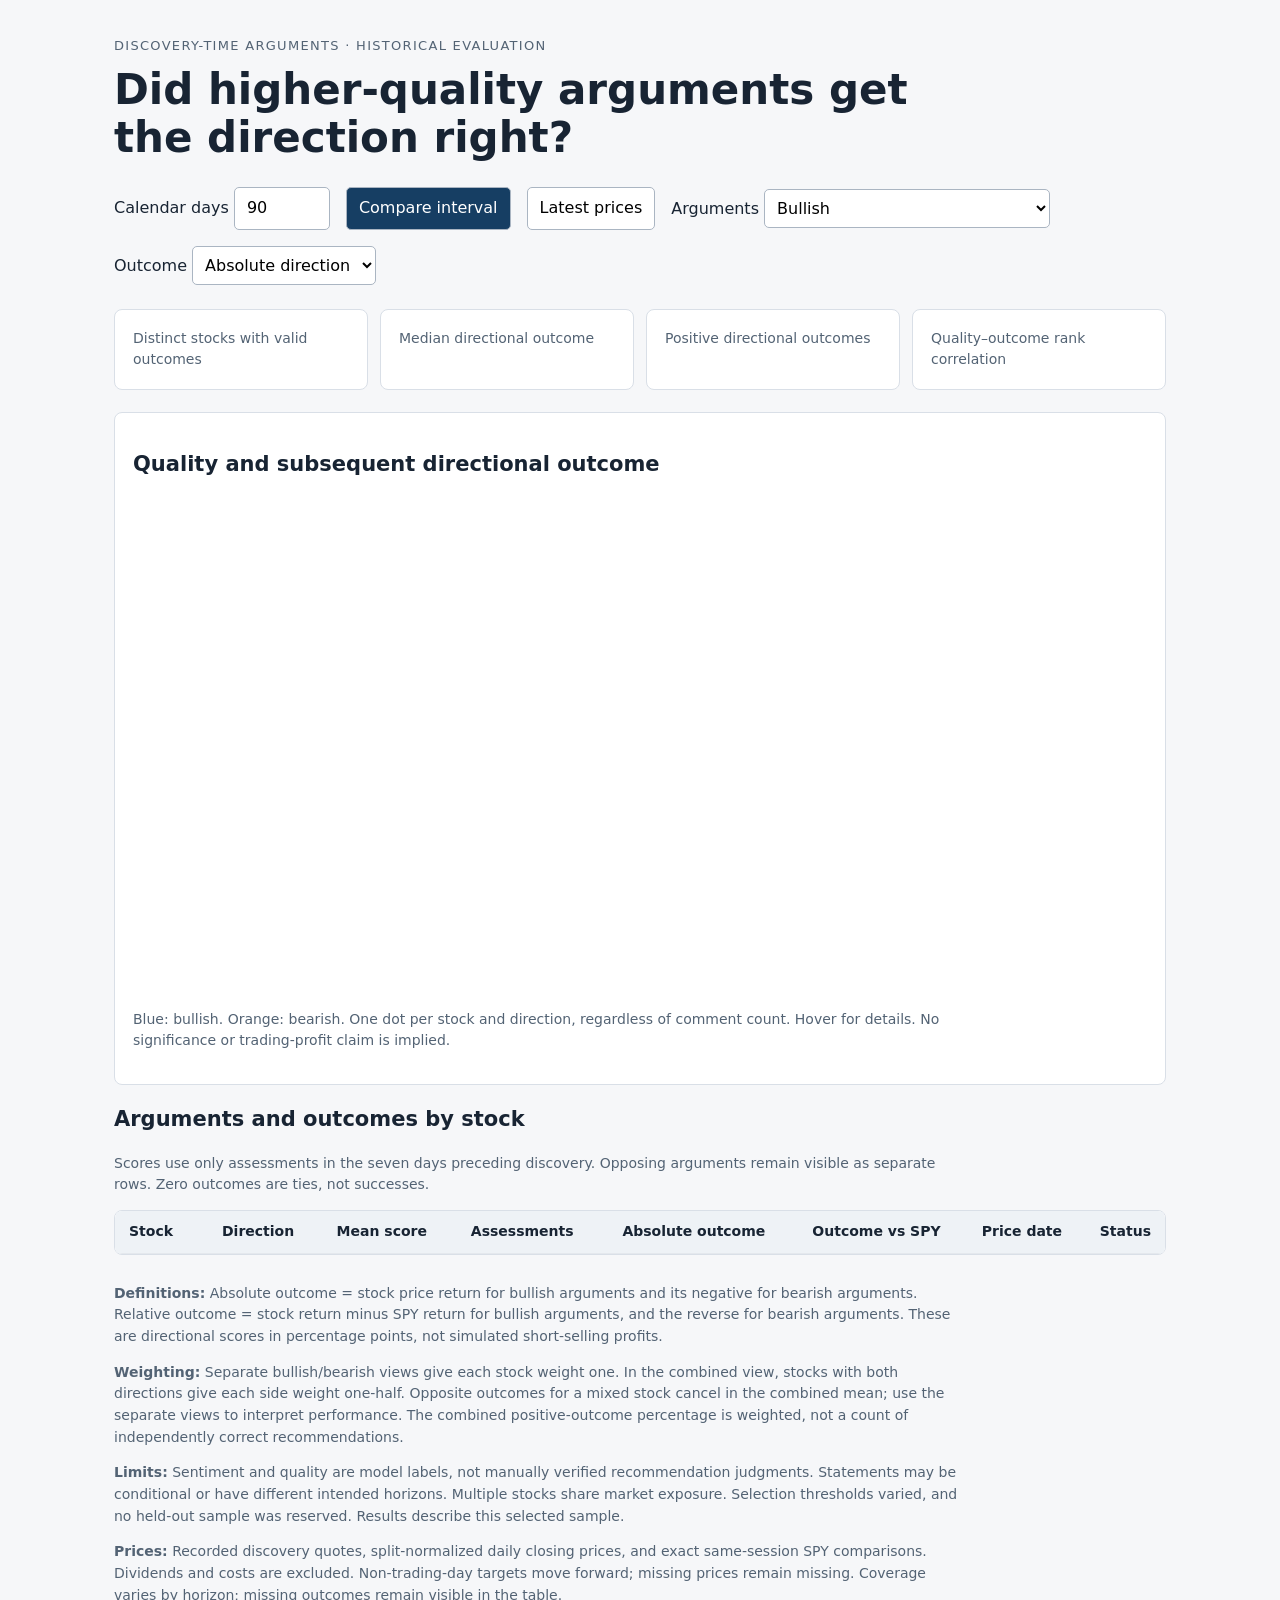
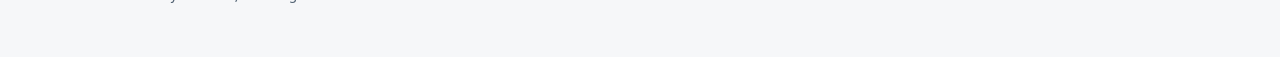
<file: scripts/directional-report.html>
<!doctype html><html lang="en"><meta charset="utf-8"><meta name="viewport" content="width=device-width,initial-scale=1"><title>Argument quality and directional outcomes</title><style>*{box-sizing:border-box}body{margin:0;background:#f6f7f9;color:#182433;font:16px/1.55 system-ui,sans-serif}main{max-width:1100px;margin:auto;padding:36px 24px}h1{font-size:clamp(26px,5vw,42px);line-height:1.15;margin:10px 0 18px;max-width:800px}h2{font-size:21px}p{max-width:850px}.eyebrow{color:#536374;font-size:13px;text-transform:uppercase;letter-spacing:.1em}.controls{display:flex;gap:16px;align-items:center;flex-wrap:wrap;margin:24px 0}input,button{font:inherit;padding:8px 12px;border:1px solid #aab5c2;border-radius:5px;background:white}input{width:96px}button{cursor:pointer}button[aria-pressed=true]{background:#163e63;color:white}.cards{display:grid;grid-template-columns:repeat(4,1fr);gap:12px}.card,.plot{background:white;border:1px solid #d9dfe7;border-radius:8px;padding:18px}.value{font-size:27px;font-weight:650}.label,.note{color:#536374;font-size:14px}.plot{margin-top:22px}svg{display:block;width:100%;height:auto}.table-wrap{overflow:auto;border:1px solid #d9dfe7;border-radius:8px}table{border-collapse:collapse;width:100%;background:white;font-size:14px}th,td{text-align:right;padding:10px 14px;border-bottom:1px solid #e4e8ed;white-space:nowrap}th:first-child,td:first-child{text-align:left}th{background:#eef2f6}footer{margin-top:28px;color:#536374;font-size:14px}a{color:#164c7d}@media(max-width:600px){main{padding:24px 16px}.cards{grid-template-columns:repeat(2,1fr)}.value{font-size:23px}.plot{padding:10px}}select{font:inherit;padding:8px;border:1px solid #aab5c2;border-radius:5px;background:white;max-width:100%}</style>
<main><div class="eyebrow">Discovery-time arguments · historical evaluation</div><h1>Did higher-quality arguments get the direction right?</h1><p id="audit-note"></p><p class="note" id="date-note"></p>
<div class="controls"><label>Calendar days <input id="days" type="number" min="1" value="90"></label><button id="fixed" aria-pressed="true">Compare interval</button><button id="latest" aria-pressed="false">Latest prices</button><label>Arguments <select id="side"><option value="bull">Bullish</option><option value="bear">Bearish</option><option value="combined">Combined · equal stock weight</option></select></label><label>Outcome <select id="metric"><option value="4">Absolute direction</option><option value="5">Relative to SPY</option></select></label></div>
<div class="cards"><div class="card"><div class="value" id="coverage"></div><div class="label">Distinct stocks with valid outcomes</div></div><div class="card"><div class="value" id="median"></div><div class="label">Median directional outcome</div></div><div class="card"><div class="value" id="wins"></div><div class="label">Positive directional outcomes</div></div><div class="card"><div class="value" id="rho"></div><div class="label">Quality–outcome rank correlation</div></div></div><p id="summary"></p><p id="meaning" class="note"></p>
<div class="plot"><h2>Quality and subsequent directional outcome</h2><svg id="chart" viewBox="0 0 960 470" role="img" aria-label="Quality score versus direction-adjusted price outcome"></svg><p class="note">Blue: bullish. Orange: bearish. One dot per stock and direction, regardless of comment count. Hover for details. No significance or trading-profit claim is implied.</p></div>
<h2>Arguments and outcomes by stock</h2><p class="note">Scores use only assessments in the seven days preceding discovery. Opposing arguments remain visible as separate rows. Zero outcomes are ties, not successes.</p><div class="table-wrap"><table><thead><tr><th>Stock</th><th>Direction</th><th>Mean score</th><th>Assessments</th><th>Absolute outcome</th><th>Outcome vs SPY</th><th>Price date</th><th>Status</th></tr></thead><tbody id="rows"></tbody></table></div>
<footer><p><strong>Definitions:</strong> Absolute outcome = stock price return for bullish arguments and its negative for bearish arguments. Relative outcome = stock return minus SPY return for bullish arguments, and the reverse for bearish arguments. These are directional scores in percentage points, not simulated short-selling profits.</p><p><strong>Weighting:</strong> Separate bullish/bearish views give each stock weight one. In the combined view, stocks with both directions give each side weight one-half. Opposite outcomes for a mixed stock cancel in the combined mean; use the separate views to interpret performance. The combined positive-outcome percentage is weighted, not a count of independently correct recommendations.</p><p><strong>Limits:</strong> Sentiment and quality are model labels, not manually verified recommendation judgments. Statements may be conditional or have different intended horizons. Multiple stocks share market exposure. Selection thresholds varied, and no held-out sample was reserved. Results describe this selected sample.</p><p><strong>Prices:</strong> Recorded discovery quotes, split-normalized daily closing prices, and exact same-session SPY comparisons. Dividends and costs are excluded. Non-trading-day targets move forward; missing prices remain missing. Coverage varies by horizon; missing outcomes remain visible in the table.</p></footer></main>
<script id="data" type="application/json">__REPORT_DATA__</script>
<script>
const data=JSON.parse(document.getElementById('data').textContent),el=id=>document.getElementById(id);el('days').max=data.maxDay;let mode=String(Math.min(90,data.maxDay));el('days').value=mode;let matched=data.audit.filter(a=>a.status==='matched');el('audit-note').textContent=`${matched.reduce((s,a)=>s+a.reconstructed_count,0)} assessments reproduce the saved mention counts and scores for ${matched.length} of ${data.audit.length} discoveries. Bullish and bearish arguments are evaluated separately; ${matched.filter(a=>a.bull_count&&a.bear_count).length} stocks have arguments on both sides.`;
const fmt=(v,suffix=' pp')=>v==null?'—':`${v>=0?'+':''}${v.toFixed(1)}${suffix}`;
function weights(rows){let counts={};rows.forEach(r=>counts[r[8]]=(counts[r[8]]||0)+1);return rows.map(r=>1/counts[r[8]])}
function ranks(v,w){return v.map(x=>v.reduce((s,y,i)=>s+(y<x?w[i]:y===x?w[i]/2:0),0))}
function median(v,w){let pairs=v.map((x,i)=>[x,w[i]]).sort((a,b)=>a[0]-b[0]),half=w.reduce((a,b)=>a+b,0)/2,c=0;for(let i=0;i<pairs.length;i++){c+=pairs[i][1];if(Math.abs(c-half)<1e-10&&i+1<pairs.length)return(pairs[i][0]+pairs[i+1][0])/2;if(c>=half)return pairs[i][0]}}
function correlation(v,y,w,n){if(n<3)return null;let a=ranks(v,w),b=ranks(y,w),total=w.reduce((a,b)=>a+b,0),am=a.reduce((s,x,i)=>s+x*w[i],0)/total,bm=b.reduce((s,x,i)=>s+x*w[i],0)/total,den=Math.sqrt(a.reduce((s,x,i)=>s+w[i]*(x-am)**2,0)*b.reduce((s,x,i)=>s+w[i]*(x-bm)**2,0));return den?a.reduce((s,x,i)=>s+w[i]*(x-am)*(b[i]-bm),0)/den:null}
function render(){let side=el('side').value,k=Number(el('metric').value),rows=data.rows[mode].filter(r=>side==='combined'||r[3]===side),valid=rows.filter(r=>r[k]!=null),w=weights(valid),total=w.reduce((a,b)=>a+b,0),n=new Set(valid.map(r=>r[8])).size,available=new Set(rows.map(r=>r[8])).size,ys=valid.map(r=>r[k]),rho=correlation(valid.map(r=>r[1]),ys,w,n);el('coverage').textContent=`${n} / ${available}`;el('median').textContent=n?fmt(median(ys,w)):'—';el('wins').textContent=n?(100*ys.reduce((s,y,i)=>s+(y>0?w[i]:0),0)/total).toFixed(1)+'%':'—';el('rho').textContent=rho==null?'—':rho.toFixed(2);el('summary').textContent=n?`${valid.length} stock–direction groups across ${n} stocks. Mean directional outcome: ${fmt(ys.reduce((s,y,i)=>s+y*w[i],0)/total)}. ${side==='combined'?'Summaries give each stock equal total weight.':'Each stock contributes once.'}`:'No observations available.';el('meaning').textContent=k===4?'Positive means a price rise for a bullish argument or a price fall for a bearish argument.':'Positive means outperforming SPY for a bullish argument or underperforming SPY for a bearish argument. This can differ from getting the absolute price direction right.';el('date-note').textContent=`Price-data cutoff: ${data.asOf}. ${mode==='latest'?'Latest common session; holding periods differ.':`${mode} calendar days after each discovery.`}`;el('fixed').setAttribute('aria-pressed',mode!=='latest');el('latest').setAttribute('aria-pressed',mode==='latest');el('rows').replaceChildren();rows.sort((a,b)=>b[1]-a[1]).forEach(r=>{let tr=document.createElement('tr');[r[0],r[3],r[1].toFixed(1),r[2],fmt(r[4]),fmt(r[5]),r[6]??'—',r[7].replaceAll('_',' ')].forEach(v=>{let td=document.createElement('td');td.textContent=v;tr.append(td)});el('rows').append(tr)});draw(valid,k)}
function draw(rows,k){let svg=el('chart');svg.replaceChildren();const ns='http://www.w3.org/2000/svg',add=(tag,attrs,text)=>{let e=document.createElementNS(ns,tag);Object.entries(attrs).forEach(([k,v])=>e.setAttribute(k,v));if(text!=null)e.textContent=text;svg.append(e);return e};if(!rows.length)return;let xmin=Math.floor(Math.min(...rows.map(r=>r[1]))/5)*5,xmax=Math.ceil(Math.max(...rows.map(r=>r[1]))/5)*5;if(xmax===xmin)xmax+=5;let ymin=Math.min(0,...rows.map(r=>r[k])),ymax=Math.max(0,...rows.map(r=>r[k]));if(ymin===ymax)ymax+=1;let pad=(ymax-ymin)*.08;ymin-=pad;ymax+=pad;const x=v=>85+(v-xmin)/(xmax-xmin)*835,y=v=>405-(v-ymin)/(ymax-ymin)*365;for(let i=0;i<=5;i++){let v=ymin+(ymax-ymin)*i/5;add('line',{x1:85,x2:920,y1:y(v),y2:y(v),stroke:'#e0e5ec'});add('text',{x:75,y:y(v)+4,'text-anchor':'end',fill:'#536374','font-size':13},v.toFixed(0)+' pp');let xv=xmin+(xmax-xmin)*i/5;add('text',{x:x(xv),y:428,'text-anchor':'middle',fill:'#536374','font-size':13},xv.toFixed(0))}add('line',{x1:85,x2:920,y1:y(0),y2:y(0),stroke:'#72869a','stroke-dasharray':'5 5'});add('text',{x:500,y:460,'text-anchor':'middle',fill:'#536374','font-size':15},'Mean argument-quality score for this direction');add('text',{x:85,y:22,fill:'#536374','font-size':14},k===4?'Direction-adjusted price outcome (pp)':'Direction-adjusted outcome vs SPY (pp)');rows.forEach(r=>{let dot=add('circle',{cx:x(r[1]),cy:y(r[k]),r:5,fill:r[3]==='bull'?'#23648e':'#b65e20',opacity:.7});let title=document.createElementNS(ns,'title');title.textContent=`${r[0]} · ${r[3]} · score ${r[1].toFixed(1)} · ${fmt(r[k])}`;dot.append(title)})}
el('fixed').onclick=()=>{let n=Number(el('days').value);if(Number.isInteger(n)&&n>=1&&n<=data.maxDay){mode=String(n);render()}};el('days').onchange=el('fixed').onclick;el('latest').onclick=()=>{mode='latest';render()};el('side').onchange=render;el('metric').onchange=render;render();
</script></html>
</file>
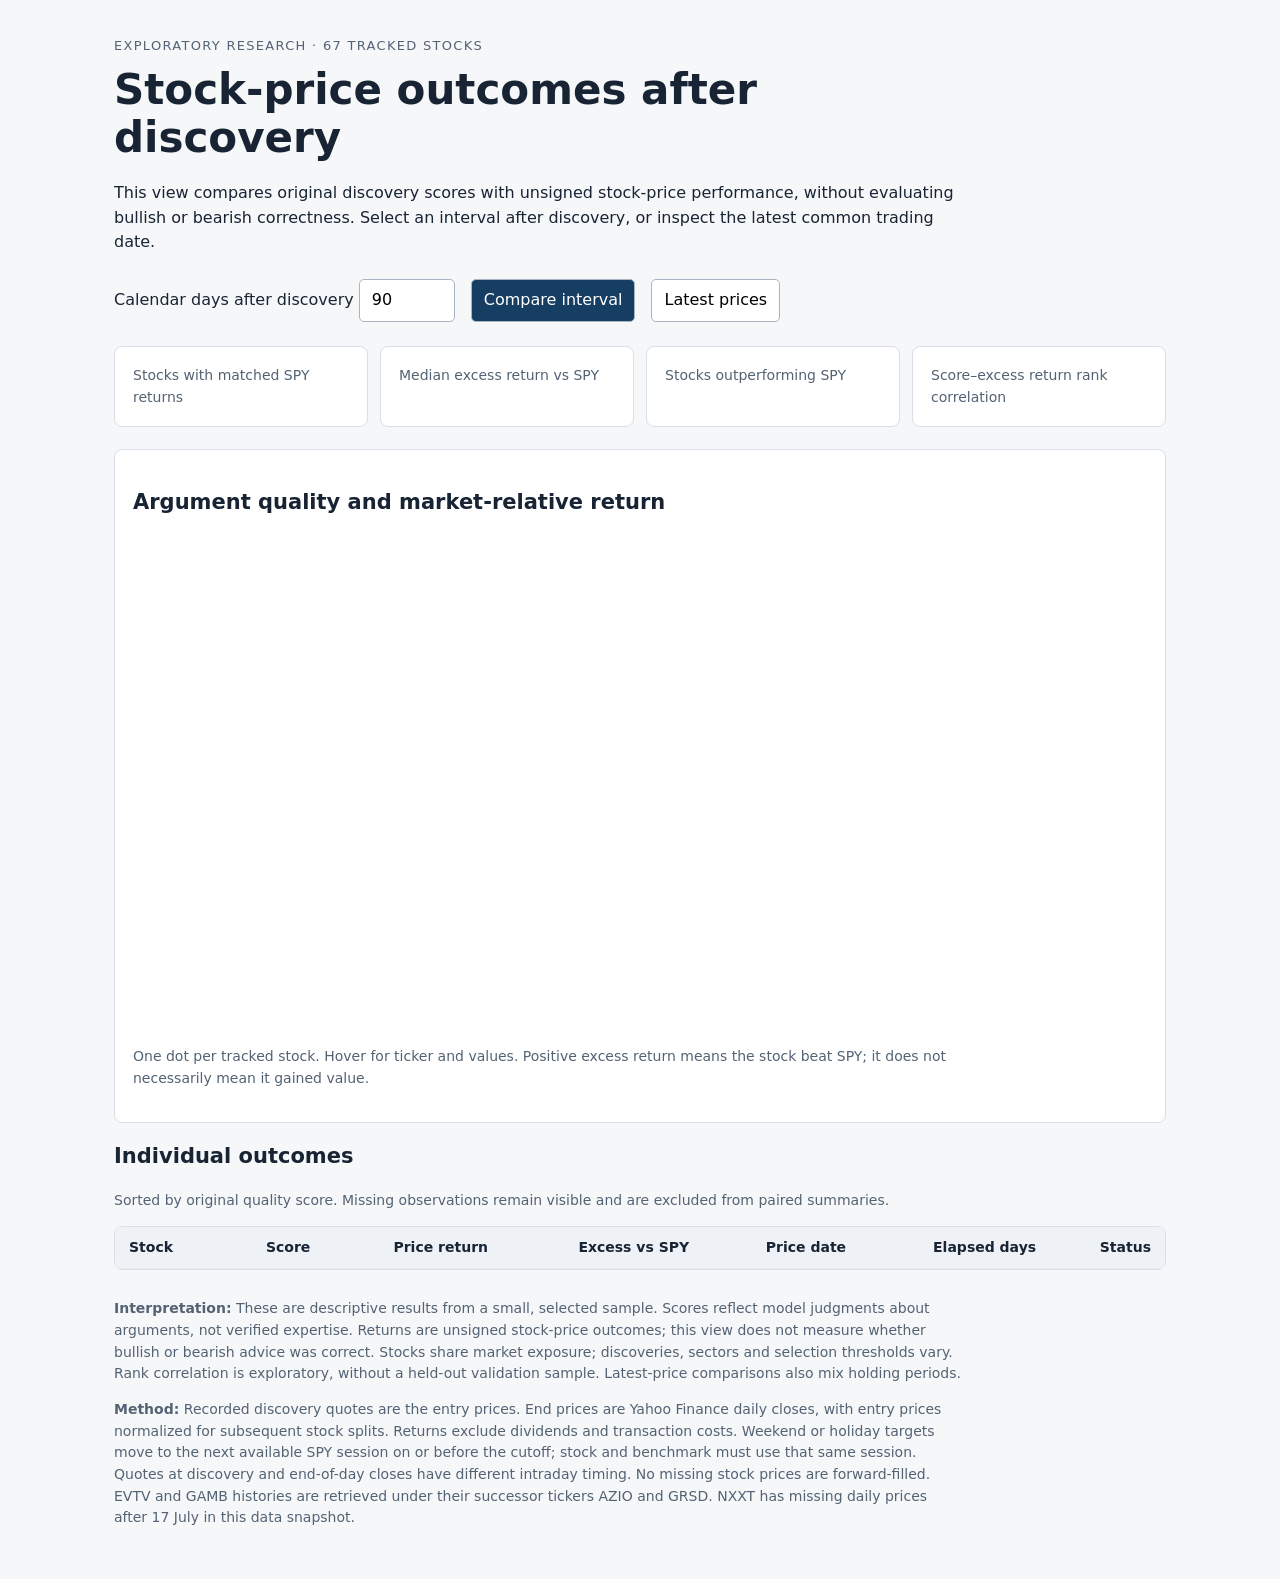
<file: scripts/history-report.html>
<!doctype html><html lang="en"><meta charset="utf-8"><meta name="viewport" content="width=device-width,initial-scale=1"><title>Reddit thesis scores — historical outcomes</title>
<style>*{box-sizing:border-box}body{margin:0;background:#f6f7f9;color:#182433;font:16px/1.55 system-ui,sans-serif}main{max-width:1100px;margin:auto;padding:36px 24px}h1{font-size:clamp(26px,5vw,42px);line-height:1.15;margin:10px 0 18px;max-width:800px}h2{font-size:21px}p{max-width:850px}.eyebrow{color:#536374;font-size:13px;text-transform:uppercase;letter-spacing:.1em}.controls{display:flex;gap:16px;align-items:center;flex-wrap:wrap;margin:24px 0}input,button{font:inherit;padding:8px 12px;border:1px solid #aab5c2;border-radius:5px;background:white}input{width:96px}button{cursor:pointer}button[aria-pressed=true]{background:#163e63;color:white}.cards{display:grid;grid-template-columns:repeat(4,1fr);gap:12px}.card,.plot{background:white;border:1px solid #d9dfe7;border-radius:8px;padding:18px}.value{font-size:27px;font-weight:650}.label,.note{color:#536374;font-size:14px}.plot{margin-top:22px}svg{display:block;width:100%;height:auto}.table-wrap{overflow:auto;border:1px solid #d9dfe7;border-radius:8px}table{border-collapse:collapse;width:100%;background:white;font-size:14px}th,td{text-align:right;padding:10px 14px;border-bottom:1px solid #e4e8ed;white-space:nowrap}th:first-child,td:first-child{text-align:left}th{background:#eef2f6}footer{margin-top:28px;color:#536374;font-size:14px}a{color:#164c7d}@media(max-width:600px){main{padding:24px 16px}.cards{grid-template-columns:repeat(2,1fr)}.value{font-size:23px}.plot{padding:10px}}</style>
<main><div class="eyebrow">Exploratory research · 67 tracked stocks</div><h1>Stock-price outcomes after discovery</h1><p>This view compares original discovery scores with unsigned stock-price performance, without evaluating bullish or bearish correctness. Select an interval after discovery, or inspect the latest common trading date.</p><p class="note" id="date-note"></p>
<div class="controls"><label>Calendar days after discovery <input id="days" type="number" min="1" value="90"></label><button id="fixed" aria-pressed="true">Compare interval</button><button id="latest" aria-pressed="false">Latest prices</button></div>
<div class="cards"><div class="card"><div class="value" id="coverage"></div><div class="label">Stocks with matched SPY returns</div></div><div class="card"><div class="value" id="median"></div><div class="label">Median excess return vs SPY</div></div><div class="card"><div class="value" id="wins"></div><div class="label">Stocks outperforming SPY</div></div><div class="card"><div class="value" id="rho"></div><div class="label">Score–excess return rank correlation</div></div></div>
<p id="summary"></p><div class="plot"><h2>Argument quality and market-relative return</h2><svg id="chart" viewBox="0 0 960 470" role="img" aria-label="Scatterplot of quality score versus excess return over SPY"></svg><p class="note">One dot per tracked stock. Hover for ticker and values. Positive excess return means the stock beat SPY; it does not necessarily mean it gained value.</p></div>
<h2>Individual outcomes</h2><p class="note">Sorted by original quality score. Missing observations remain visible and are excluded from paired summaries.</p><div class="table-wrap"><table><thead><tr><th>Stock</th><th>Score</th><th>Price return</th><th>Excess vs SPY</th><th>Price date</th><th>Elapsed days</th><th>Status</th></tr></thead><tbody id="rows"></tbody></table></div>
<footer><p><strong>Interpretation:</strong> These are descriptive results from a small, selected sample. Scores reflect model judgments about arguments, not verified expertise. Returns are unsigned stock-price outcomes; this view does not measure whether bullish or bearish advice was correct. Stocks share market exposure; discoveries, sectors and selection thresholds vary. Rank correlation is exploratory, without a held-out validation sample. Latest-price comparisons also mix holding periods.</p><p><strong>Method:</strong> Recorded discovery quotes are the entry prices. End prices are Yahoo Finance daily closes, with entry prices normalized for subsequent stock splits. Returns exclude dividends and transaction costs. Weekend or holiday targets move to the next available SPY session on or before the cutoff; stock and benchmark must use that same session. Quotes at discovery and end-of-day closes have different intraday timing. No missing stock prices are forward-filled. EVTV and GAMB histories are retrieved under their successor tickers AZIO and GRSD. NXXT has missing daily prices after 17 July in this data snapshot.</p></footer></main>
<script id="data" type="application/json">__REPORT_DATA__</script><script>
const data=JSON.parse(document.getElementById('data').textContent), el=id=>document.getElementById(id);el('days').max=data.maxDay;let mode=String(Math.min(90,data.maxDay));el('days').value=mode;
const mean=a=>a.reduce((s,x)=>s+x,0)/a.length,median=a=>{a=[...a].sort((x,y)=>x-y);return(a[Math.floor(a.length/2)]+a[Math.ceil(a.length/2)-1])/2},fmt=(v,suffix='%')=>v==null?'—':`${v>=0?'+':''}${v.toFixed(1)}${suffix}`;
const rank=a=>a.map(x=>1+a.filter(y=>y<x).length+(a.filter(y=>y===x).length-1)/2);function corr(a,b){if(a.length<3)return null;a=rank(a);b=rank(b);let am=mean(a),bm=mean(b),den=Math.sqrt(a.reduce((s,x)=>s+(x-am)**2,0)*b.reduce((s,y)=>s+(y-bm)**2,0));return den?a.reduce((s,x,i)=>s+(x-am)*(b[i]-bm),0)/den:null}
function render(){let rows=data.rows[mode],paired=rows.filter(r=>r[3]!=null),ex=paired.map(r=>r[3]),n=paired.length;el('coverage').textContent=`${n} / ${rows.length}`;el('median').textContent=n?fmt(median(ex),' pp'):'—';el('wins').textContent=n?`${ex.filter(x=>x>0).length} / ${n}`:'—';let rho=corr(paired.map(r=>r[1]),ex);el('rho').textContent=rho==null?'—':rho.toFixed(2);el('date-note').textContent=`Cutoff: ${data.asOf}. ${mode==='latest'?'Latest common market session; elapsed time differs by stock.':`Target: ${mode} calendar days after each discovery.`}`;el('summary').textContent=n?`Mean price return: ${fmt(mean(paired.map(r=>r[2])))}. Median price return: ${fmt(median(paired.map(r=>r[2])))}. Mean excess return vs SPY: ${fmt(mean(ex),' pp')}. All available outcomes are included.`:'This interval has no paired observations yet.';el('fixed').setAttribute('aria-pressed',mode!=='latest');el('latest').setAttribute('aria-pressed',mode==='latest');el('rows').replaceChildren();rows.sort((a,b)=>b[1]-a[1]).forEach(r=>{let tr=document.createElement('tr');[r[0],r[1].toFixed(1),fmt(r[2]),fmt(r[3],' pp'),r[4]??'—',r[6]??'—',r[5].replaceAll('_',' ')].forEach(v=>{let td=document.createElement('td');td.textContent=v;tr.append(td)});el('rows').append(tr)});draw(paired)}
function draw(rows){let svg=el('chart');svg.replaceChildren();const ns='http://www.w3.org/2000/svg',add=(tag,attrs,text)=>{let e=document.createElementNS(ns,tag);Object.entries(attrs).forEach(([k,v])=>e.setAttribute(k,v));if(text!=null)e.textContent=text;svg.append(e);return e};if(!rows.length)return;let xmin=Math.floor(Math.min(...rows.map(r=>r[1]))/5)*5,xmax=Math.ceil(Math.max(...rows.map(r=>r[1]))/5)*5;if(xmax===xmin)xmax+=5;let ymin=Math.min(0,...rows.map(r=>r[3])),ymax=Math.max(0,...rows.map(r=>r[3]));if(ymin===ymax)ymax+=1;let pad=(ymax-ymin)*.08;ymin-=pad;ymax+=pad;const x=v=>85+(v-xmin)/(xmax-xmin)*835,y=v=>405-(v-ymin)/(ymax-ymin)*365;for(let i=0;i<=5;i++){let v=ymin+(ymax-ymin)*i/5;add('line',{x1:85,x2:920,y1:y(v),y2:y(v),stroke:'#e0e5ec'});add('text',{x:75,y:y(v)+4,'text-anchor':'end',fill:'#536374','font-size':13},v.toFixed(0)+' pp');let xv=xmin+(xmax-xmin)*i/5;add('text',{x:x(xv),y:428,'text-anchor':'middle',fill:'#536374','font-size':13},xv.toFixed(0))}add('line',{x1:85,x2:920,y1:y(0),y2:y(0),stroke:'#72869a','stroke-dasharray':'5 5'});add('text',{x:500,y:460,'text-anchor':'middle',fill:'#536374','font-size':15},'Original argument-quality score');add('text',{x:85,y:22,fill:'#536374','font-size':14},'Excess price return vs SPY (percentage points)');rows.forEach(r=>{let dot=add('circle',{cx:x(r[1]),cy:y(r[3]),r:5,fill:'#23648e',opacity:.7});let title=document.createElementNS(ns,'title');title.textContent=`${r[0]} · score ${r[1].toFixed(1)} · ${fmt(r[3],' pp')}`;dot.append(title)})}
el('fixed').onclick=()=>{let n=Number(el('days').value);if(Number.isInteger(n)&&n>=1&&n<=data.maxDay){mode=String(n);render()}};el('days').onchange=el('fixed').onclick;el('latest').onclick=()=>{mode='latest';render()};render();
</script></html>
</file>
